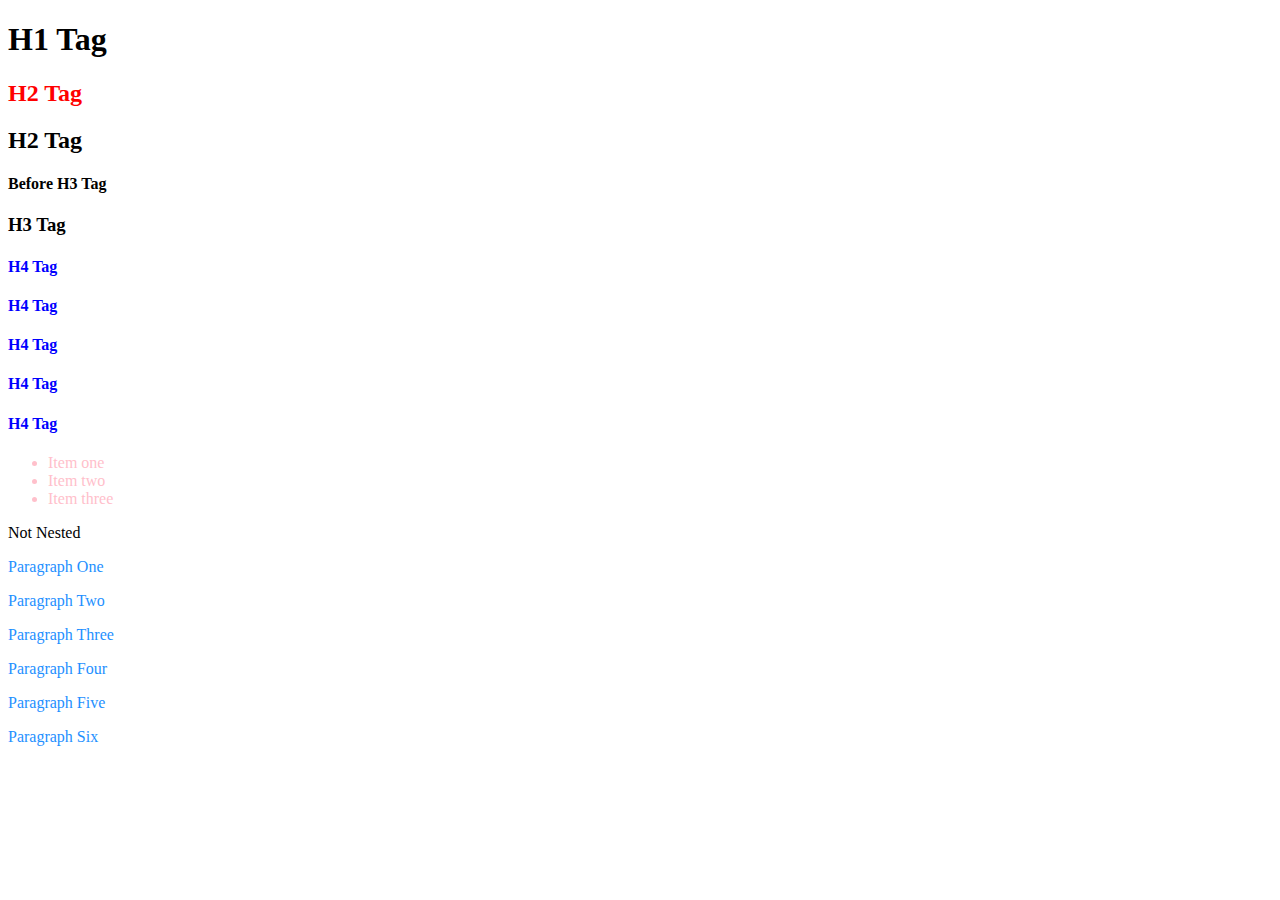
<file: Path 2 Tech/CSS FILE/css_Lesson-header example in class/index.html>
<!DOCTYPE html>
<html lang="en">
<head>
    <meta charset="UTF-8">
    <meta name="viewport" content="width=device-width, initial-scale=1.0">
    <title>Document</title>
    <link rel="stylesheet" href="style.css">
</head>
<body>
    <h1 class="h1">H1 Tag</h1>
    <h2 class="h2">H2 Tag</h2>
    <h2 class="h2">H2 Tag</h2>


    <h4 class="h3">Before H3 Tag</h4>
    <h3 class="h3">H3 Tag</h3>
    <h4 class="h4">H4 Tag</h4>
    <h4 class="h4">H4 Tag</h4>
    <h4 class="h4">H4 Tag</h4>
    <h4 class="h4">H4 Tag</h4>
    <h4 class="h4">H4 Tag</h4>

    <ul>
        <li>Item one</li>
        <li>Item two</li>
        <li>Item three</li>
    </ul>

    <li>Not Nested</li>

    <div>
        <p>Paragraph One</p>
        <p>Paragraph Two</p>
        <p>Paragraph Three</p>
        <section> 
        <p>Paragraph Four</p>
        <p>Paragraph Five</p>
        <p>Paragraph Six</p>
        </section>
    </div>
</body>
</file>
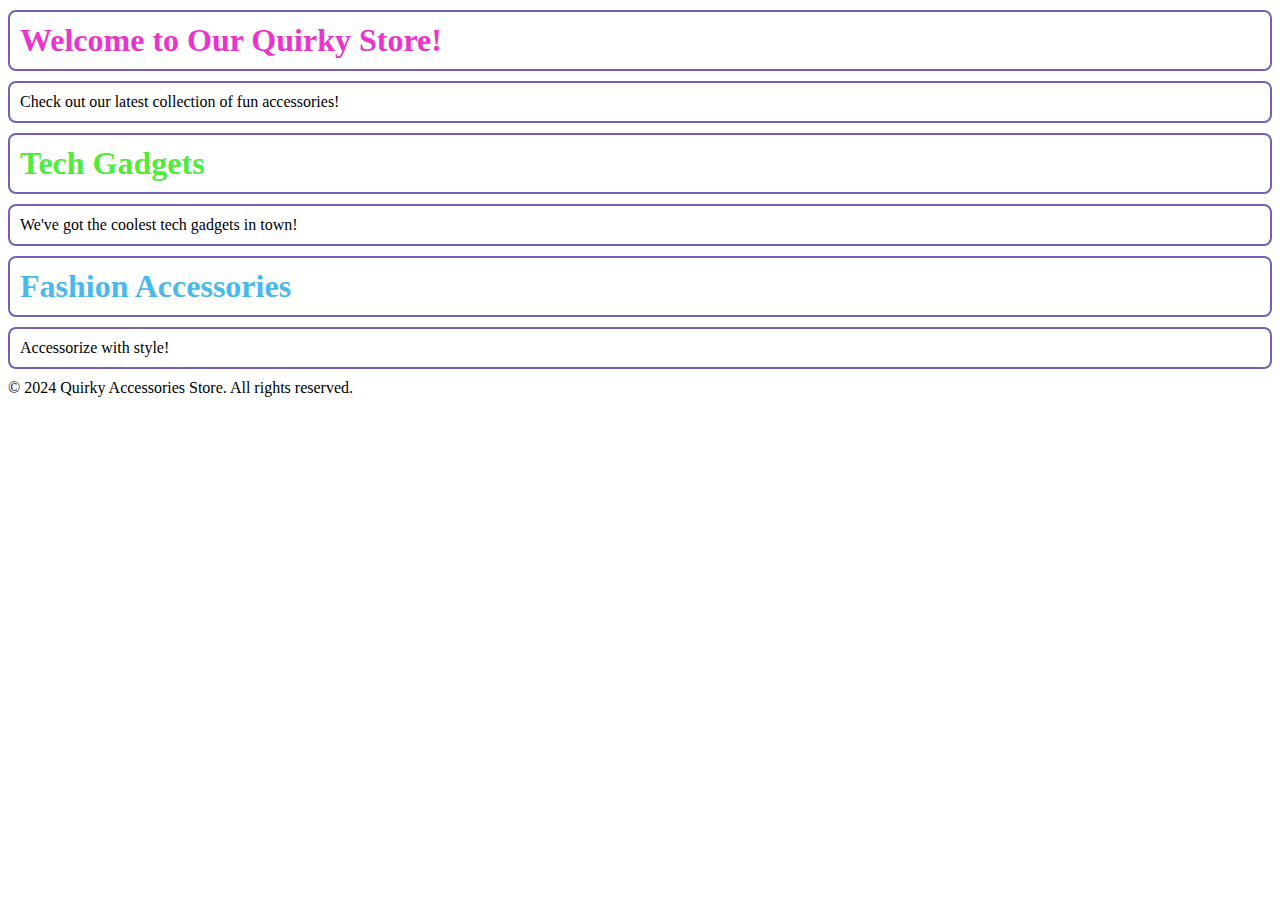
<file: Path 2 Tech/CSS FILE/Homework for css/css_hw01 (2)/hw01/index.html>
<!DOCTYPE html>
<html lang="en">
<head>
    <meta charset="UTF-8">
    <meta name="viewport" content="width=device-width, initial-scale=1.0">
    <title>Quirky Accessories Store</title>
    <link rel="stylesheet" href="style.css">
</head>
<body>
    <h1>Welcome to Our Quirky Store!</h1>

    <p class="intro=onehighlight">Check out our latest collection of fun accessories!</p>

    <h1 class="one intro category1">Tech Gadgets</h1>

    <p>We've got the coolest tech gadgets in town!</p>

    <h1 class="two category2">Fashion Accessories</h1>
    
    <p>Accessorize with style!</p>
    
    <footer id="footer">© 2024 Quirky Accessories Store. All rights reserved.</footer>
</body>
</html>
</file>
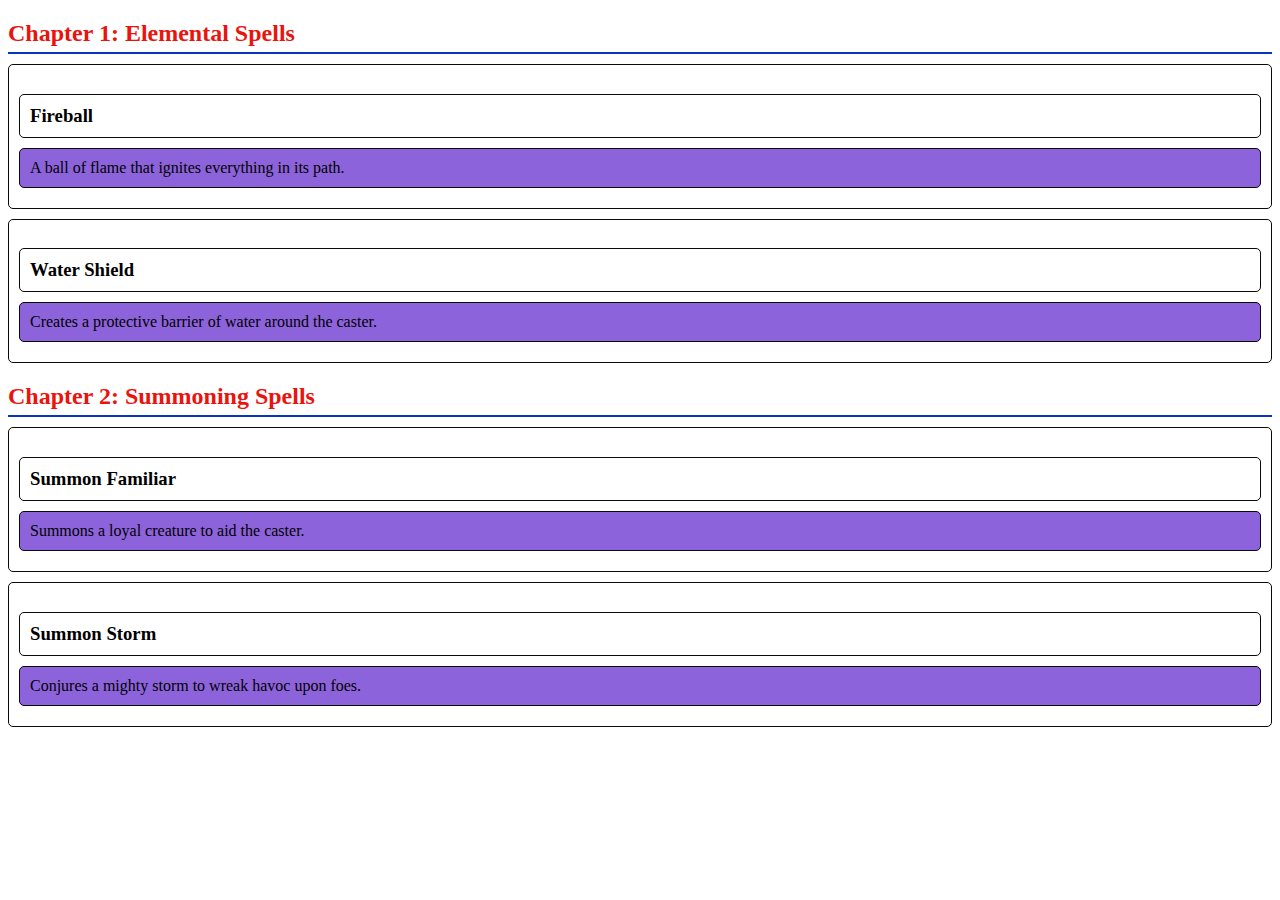
<file: Path 2 Tech/CSS FILE/Homework for css/css_hw02/hw02/index.html>
<!DOCTYPE html>
<html lang="en">
<head>
    <meta charset="UTF-8">
    <meta name="viewport" content="width=device-width, initial-scale=1.0">
    <title>Grimoire of the Enchanted Realm</title>
    <link rel="stylesheet" href="style.css">
</head>
<body>
    <div class="spell-chapter">
        <h2>Chapter 1: Elemental Spells</h2>
        <div class="spell">
            <h3>Fireball</h3>
            <p>A ball of flame that ignites everything in its path.</p>
        </div>
        <div class="spell">
            <h3>Water Shield</h3>
            <p>Creates a protective barrier of water around the caster.</p>
        </div>
    </div>
    <div class="spell-chapter">
        <h2>Chapter 2: Summoning Spells</h2>
        <div class="spell">
            <h3>Summon Familiar</h3>
            <p>Summons a loyal creature to aid the caster.</p>
        </div>
        <div class="spell">
            <h3>Summon Storm</h3>
            <p>Conjures a mighty storm to wreak havoc upon foes.</p>
        </div>
    </div>
</body>
</html>
</file>
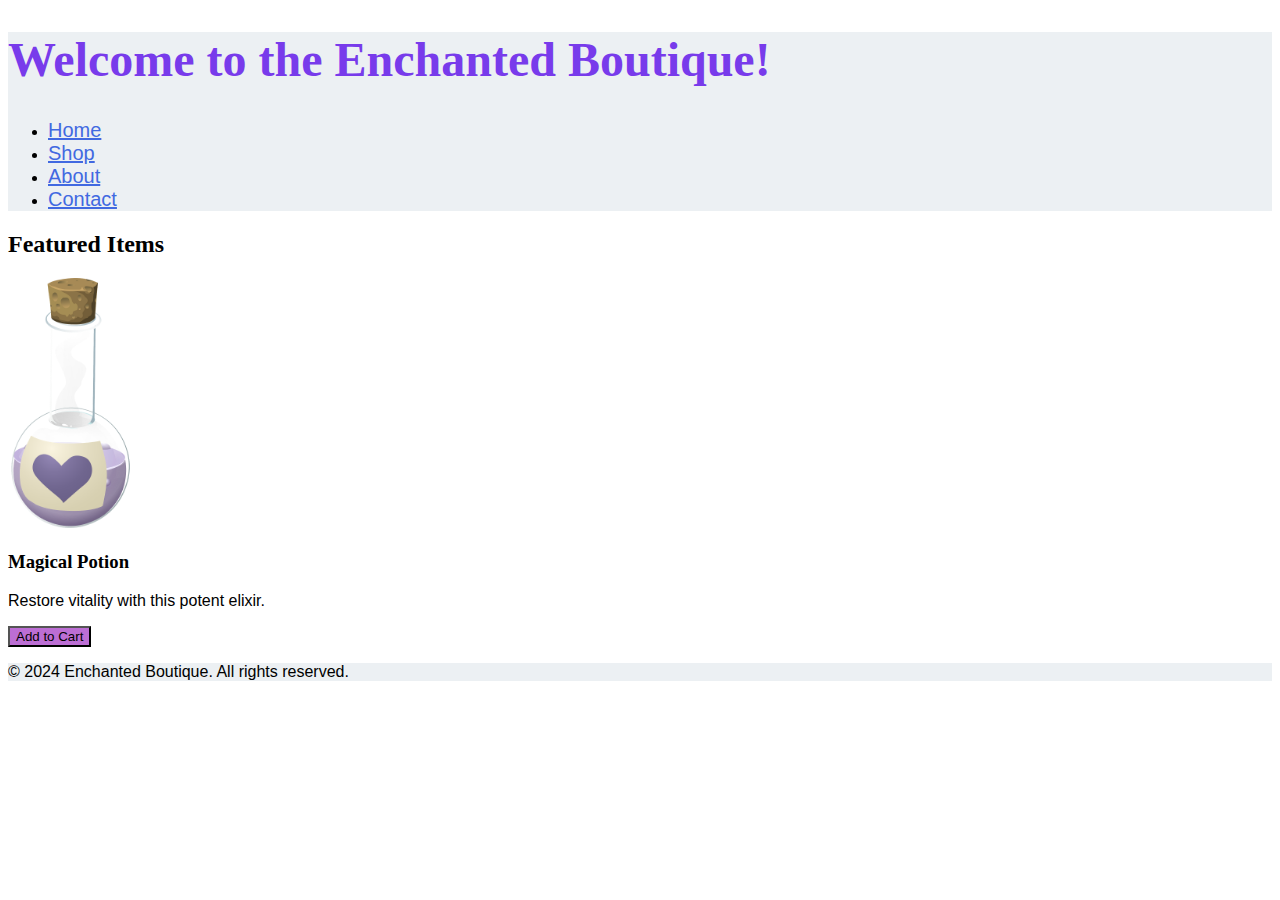
<file: Path 2 Tech/CSS FILE/Homework for css/css_hw04/hw04/index.html>
<!DOCTYPE html>
<html lang="en">
<head>
    <meta charset="UTF-8">
    <meta name="viewport" content="width=device-width, initial-scale=1.0">
    <title>Enchanted Boutique</title>
    <link rel="stylesheet" href="style.css">
</head>
<body>
    <header>
        <h1>Welcome to the Enchanted Boutique!</h1>
        <nav>
            <ul>
                <li><a href="#">Home</a></li>
                <li><a href="#">Shop</a></li>
                <li><a href="#">About</a></li>
                <li><a href="#">Contact</a></li>
            </ul>
        </nav>
    </header>
    <main>
        <section class="featured-items">
            <h2>Featured Items</h2>
            <div class="item">
                <img src="item1.png" alt="Magical Potion" height="250px">
                <h3>Magical Potion</h3>
                <p>Restore vitality with this potent elixir.</p>
                <button>Add to Cart</button>
            </div>
            <!-- More featured items here -->
        </section>
    </main>
    <footer>
        <p>&copy; 2024 Enchanted Boutique. All rights reserved.</p>
    </footer>
</body>
</html>
</file>
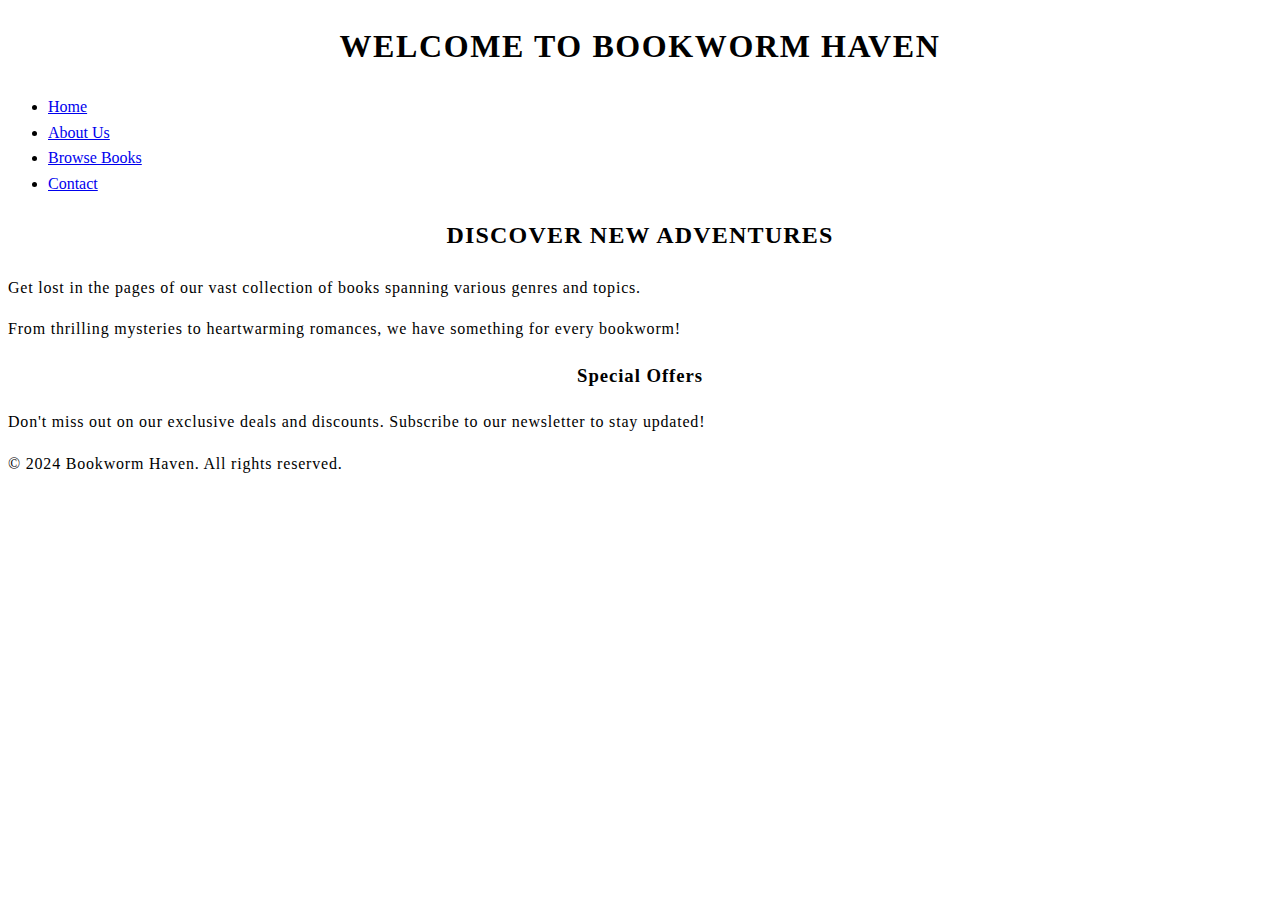
<file: Path 2 Tech/CSS FILE/Homework for css/css_hw05/hw05/index.html>
<!DOCTYPE html>
<html lang="en">
<head>
  <meta charset="UTF-8">
  <meta name="viewport" content="width=device-width, initial-scale=1.0">
  <title>Bookworm Haven</title>
  <link rel="stylesheet" href="style.css">
</head>
<body>
  <header>
    <h1>Welcome to Bookworm Haven</h1>
    <nav>
      <ul>
        <li><a href="#">Home</a></li>
        <li><a href="#">About Us</a></li>
        <li><a href="#">Browse Books</a></li>
        <li><a href="#">Contact</a></li>
      </ul>
    </nav>
  </header>
  
  <main>
    <section>
      <h2>Discover New Adventures</h2>
      <p>Get lost in the pages of our vast collection of books spanning various genres and topics.</p>
      <p>From thrilling mysteries to heartwarming romances, we have something for every bookworm!</p>
    </section>
    
    <section>
      <h3>Special Offers</h3>
      <p>Don't miss out on our exclusive deals and discounts. Subscribe to our newsletter to stay updated!</p>
    </section>
  </main>
  
  <footer>
    <p>&copy; 2024 Bookworm Haven. All rights reserved.</p>
  </footer>
</body>
</html>
</file>
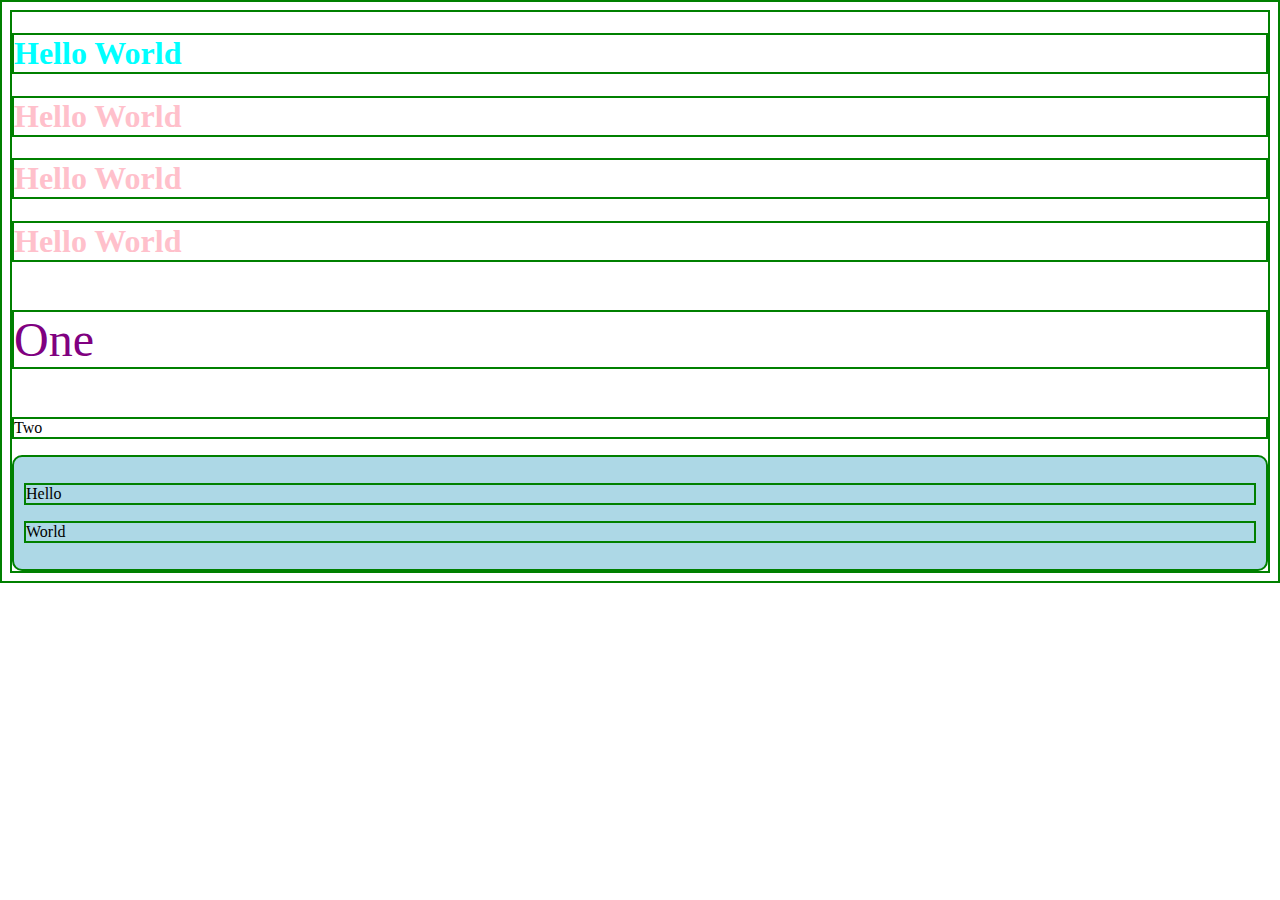
<file: Path 2 Tech/CSS FILE/Lesson-Classwork/css_Classwork all lessons/css_01/index.html>
<!DOCTYPE html>
<html lang="en">
<head>
    <meta charset="UTF-8">
    <meta name="viewport" content="width=device-width, initial-scale=1.0">
    <title>Document</title>
    <link rel="stylesheet" href="style.css">
</head>
<body>
    <h1>Hello World</h1>
    <h1 class="intro"> Hello World</h1>
    <h1 class="intro"> Hello World</h1>
    <h1 class="intro"> Hello World</h1>

    <p class="one">One</p>
    <p class="two">Two</p>

    <div id="main-content">
        <p>Hello</p>
        <P>World</P>
    </div>
</body>
</html>
</file>
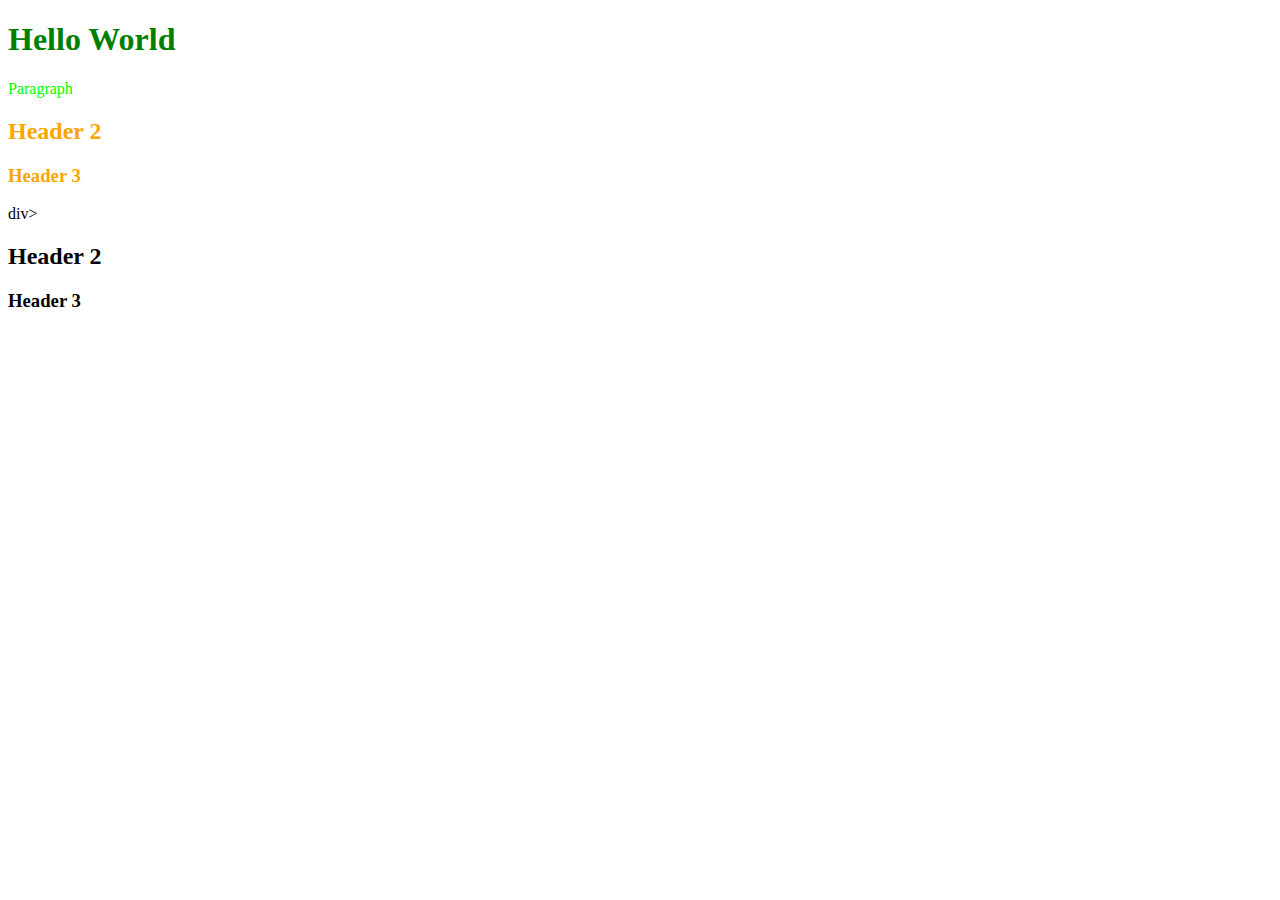
<file: Path 2 Tech/CSS FILE/Lesson-Classwork/css_Classwork all lessons/css_03/index.html>
<!DOCTYPE html>
<html lang="en">
<head>
    <meta charset="UTF-8">
    <meta name="viewport" content="width=device-width, initial-scale=1.0">
    <title>Document</title>
    <link rel="stylesheet" href="style.css">
</head>
<body>
    <h1 class="intro">Hello World</h1>
    <p> Paragraph</p>
    <div class="one">
        <h2>Header 2</h2>
        <h3>Header 3</h3>
    </div>

    div>
        <h2>Header 2</h2>
        <h3>Header 3</h3>
    </div>
</body>
</html>
</file>
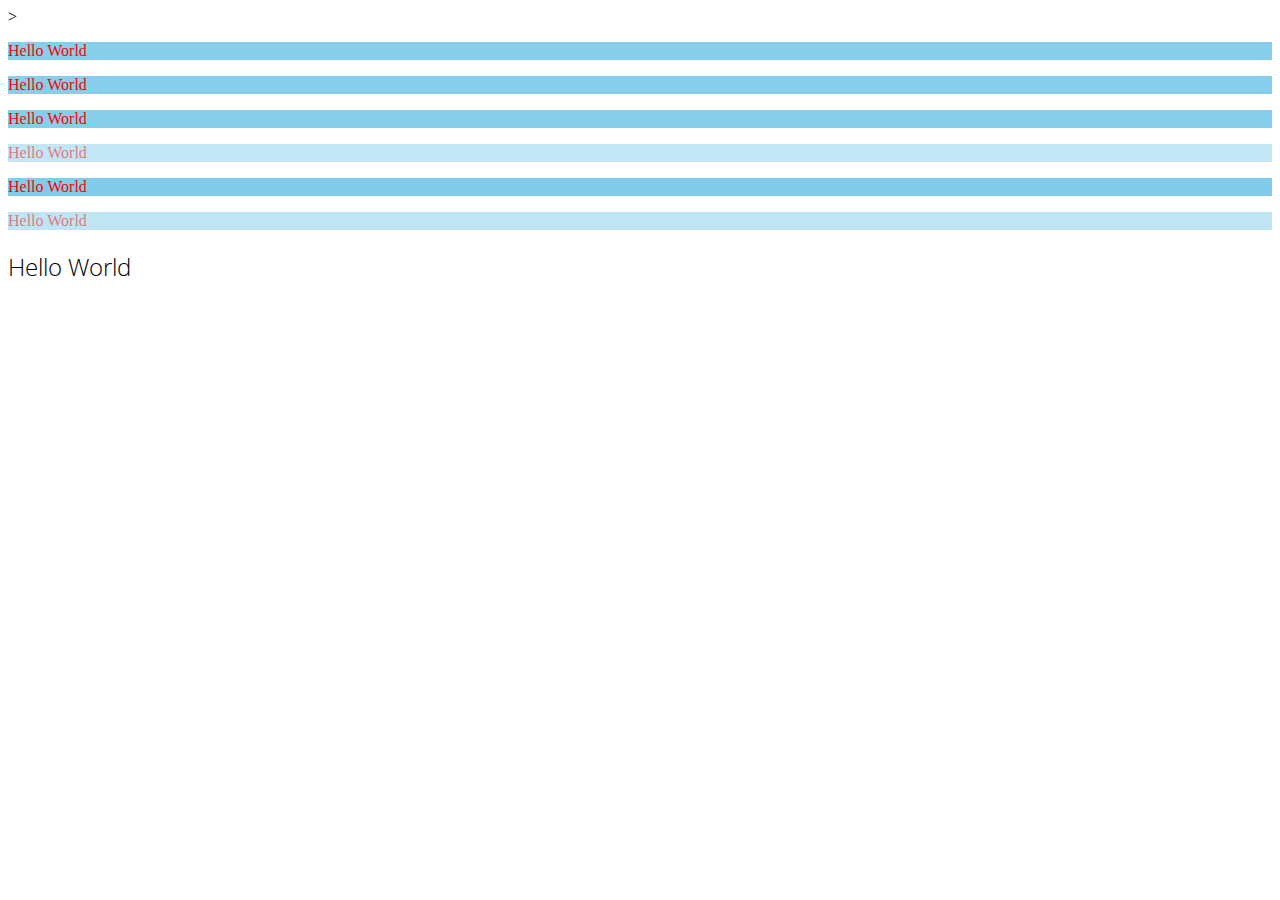
<file: Path 2 Tech/CSS FILE/Lesson-Classwork/css_Classwork all lessons/css_04/index.html>
<!DOCTYPE html>
<html lang="en">
<head>
  <meta charset="UTF-8">
  <meta name="viewport" content="width=device-width, initial-scale=1.0">
  <title>Lesson 4 CSS</title>
  <link rel="stylesheet" href="style.css">
  <link rel="preconnect" href="https://fonts.googleapis.com">
  <link rel="preconnect" href="https://fonts.gstatic.com" crossorigin>
  <link href="https://fonts.googleapis.com/css2?family=Open+Sans:ital,wght@0,300..800;1,300..800&display=swap" rel="stylesheet">>
</head>
<body>
  <p>Hello World</p>
  <p class="hex">Hello World</p>
  <p class="rgb">Hello World</p>
  <p class="rgba">Hello World</p>
  <p class="hsl">Hello World</p>
  <p class="hsla">Hello World</p>
  <h2 class="open-sans">Hello World</h2>
</body>
</html>
</file>
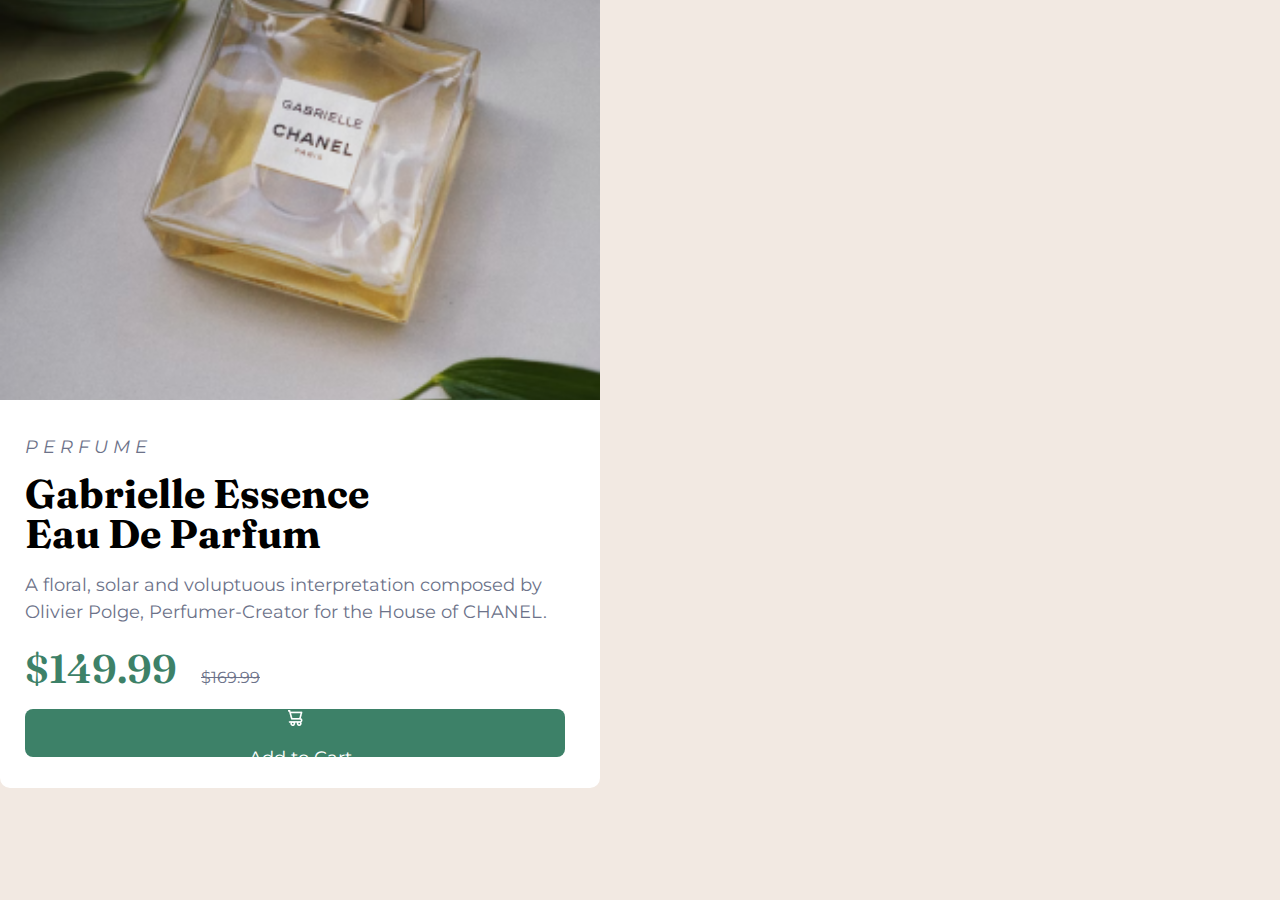
<file: Path 2 Tech/CSS FILE/Lesson-Classwork/css_Classwork all lessons/css_05/index.html>
<!DOCTYPE html>
<html lang="en">
<head>
  <meta charset="UTF-8">
  <meta name="viewport" content="width=device-width, initial-scale=1.0">
  <title>Product Card</title>
  <link rel="stylesheet" href="style.css">
  <link rel="preconnect" href="https://fonts.googleapis.com">
  <link rel="preconnect" href="https://fonts.gstatic.com" crossorigin>
  <link href="https://fonts.googleapis.com/css2?family=Fraunces:ital,opsz,wght@0,9..144,100..900;1,9..144,100..900&family=Montserrat:ital,wght@0,100..900;1,100..900&display=swap" rel="stylesheet">
</head>
<body>
  <main class="main">
    <section class="product-card">
      <section class="product-image-container">
        <img src="assets/Bitmap.png" class="product-image"alt="Gabrielle Essence Eau De Perfume">
      </section>
      <section class="description-container">
        <em class="category">Perfume</em>
        <p class="title"><strong>Gabrielle Essence Eau De Parfum</strong></p>
        <p class="description">A floral, solar and voluptuous interpretation composed by Olivier Polge, Perfumer-Creator for the House of CHANEL.</p>
        <p class="price"><span class="discount">$149.99</span> <span class="strike">$169.99</span></p>
        <section>
          <button type="button" class="add-cart-btn">
            <img src="assets/Cart.png" alt="Cart Image" class="cart-image">
            <p class="add-btn-text">Add to Cart</p>
          </button>
        </section>
      </section>
    </section>
  </main>
</body>
</html>
</file>
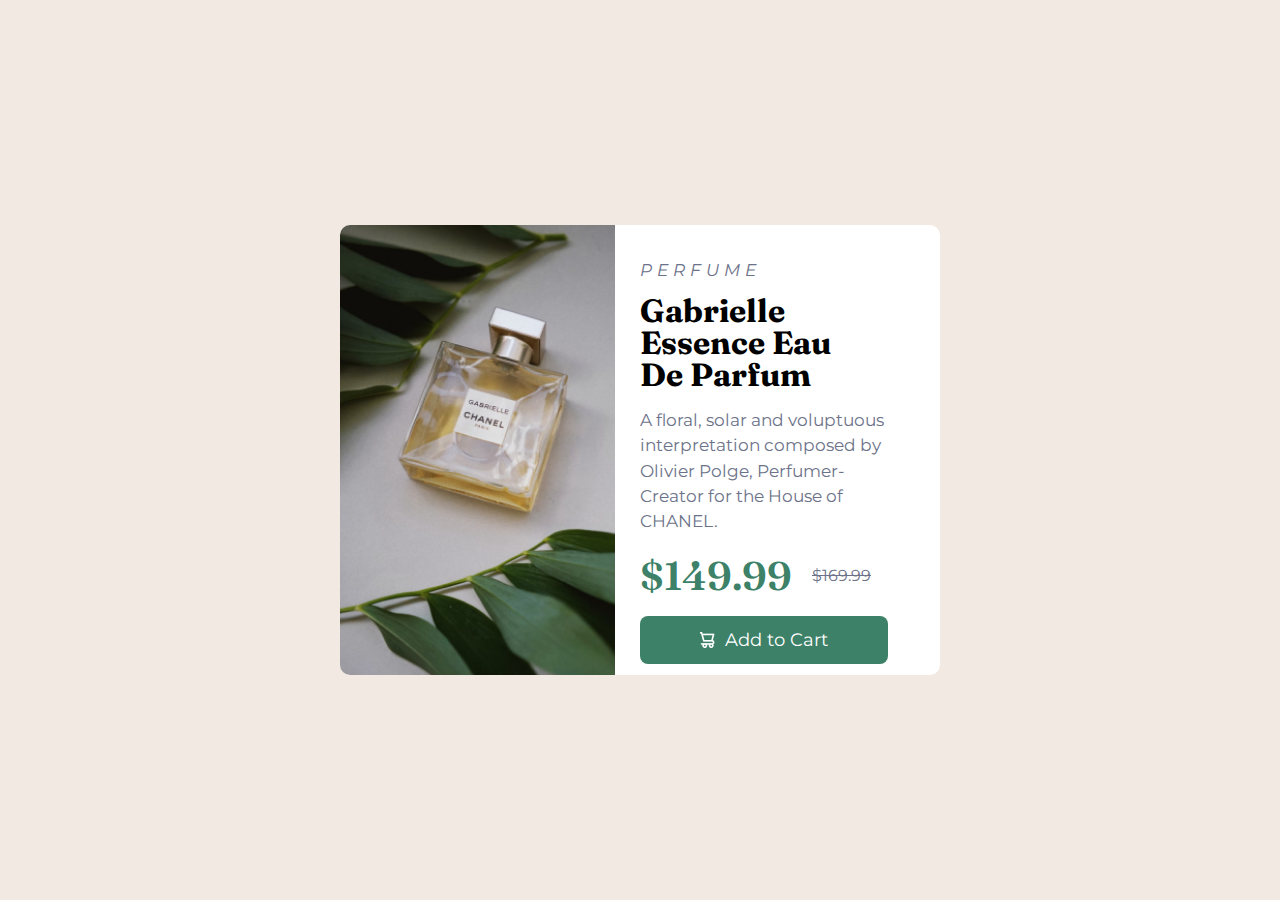
<file: Path 2 Tech/CSS FILE/Lesson-Classwork/css_Classwork all lessons/css_07/index.html>
<!DOCTYPE html>
<html lang="en">
<head>
  <meta charset="UTF-8">
  <meta name="viewport" content="width=device-width, initial-scale=1.0">
  <title>Product Card</title>
  <link rel="stylesheet" href="style.css">
  <link rel="preconnect" href="https://fonts.googleapis.com">
  <link rel="preconnect" href="https://fonts.gstatic.com" crossorigin>
  <link href="https://fonts.googleapis.com/css2?family=Fraunces:ital,opsz,wght@0,9..144,100..900;1,9..144,100..900&family=Montserrat:ital,wght@0,100..900;1,100..900&display=swap" rel="stylesheet">
</head>
<body>
  <main class="main">
    <section class="product-card">
      <section class="product-image-container">
        <img src="assets/Bitmap.png" alt="Image of Product Being Sold" class="product-image">
      </section>
      <section class="description-container">
        <em class="category">Perfume</em>
        <p class="title"><strong>Gabrielle Essence Eau De Parfum</strong></p>
        <p class="description">A floral, solar and voluptuous interpretation composed by Olivier Polge, Perfumer-Creator for the House of CHANEL.</p>
        <p class="price"><span class="discount">$149.99</span> <span class="strike">$169.99</span></p>
        <section>
          <button type="button" class="add-cart-btn">
            <img src="assets/Cart.png" alt="Cart Image" class="cart-image">
            <p class="add-btn-text">Add to Cart</p>
          </button>
        </section>
      </section>
    </section>
  </main>
</body>
</html>
</file>
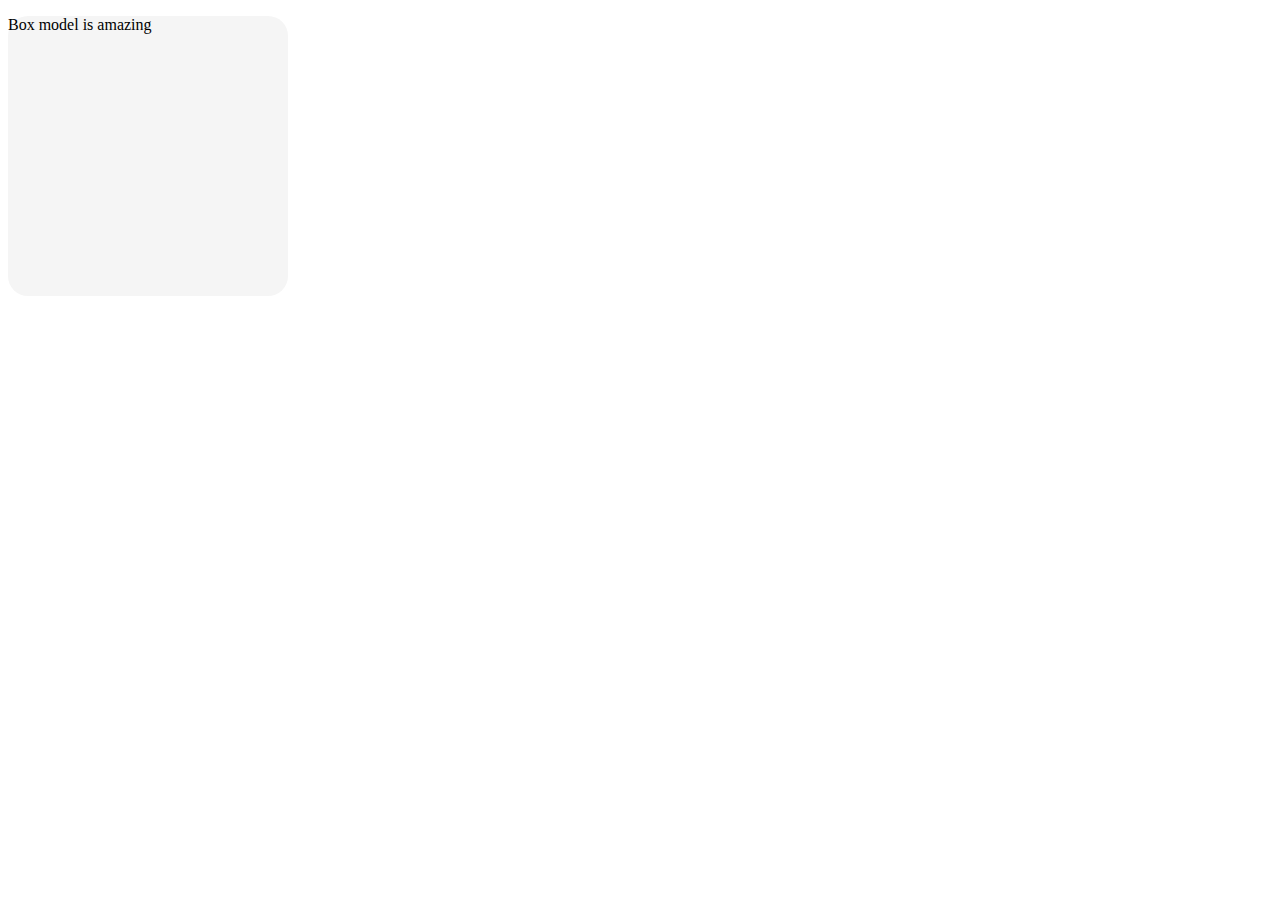
<file: Path 2 Tech/CSS FILE/Homework for css/css_hw06/hw06-textbox.html>
<!DOCTYPE html>
<html lang="en">
<head>
    <meta charset="UTF-8">
    <meta name="viewport" content="width=device-width, initial-scale=1.0">
    <title>BOX MODEL</title>
    <link rel="stylesheet" href="style.css">
</head>
<body>
    <div>
        <section class="box-model"> 
            <p>
                Box model is amazing
            </p>
        </section>
    </div>
</body>
</html>
</file>
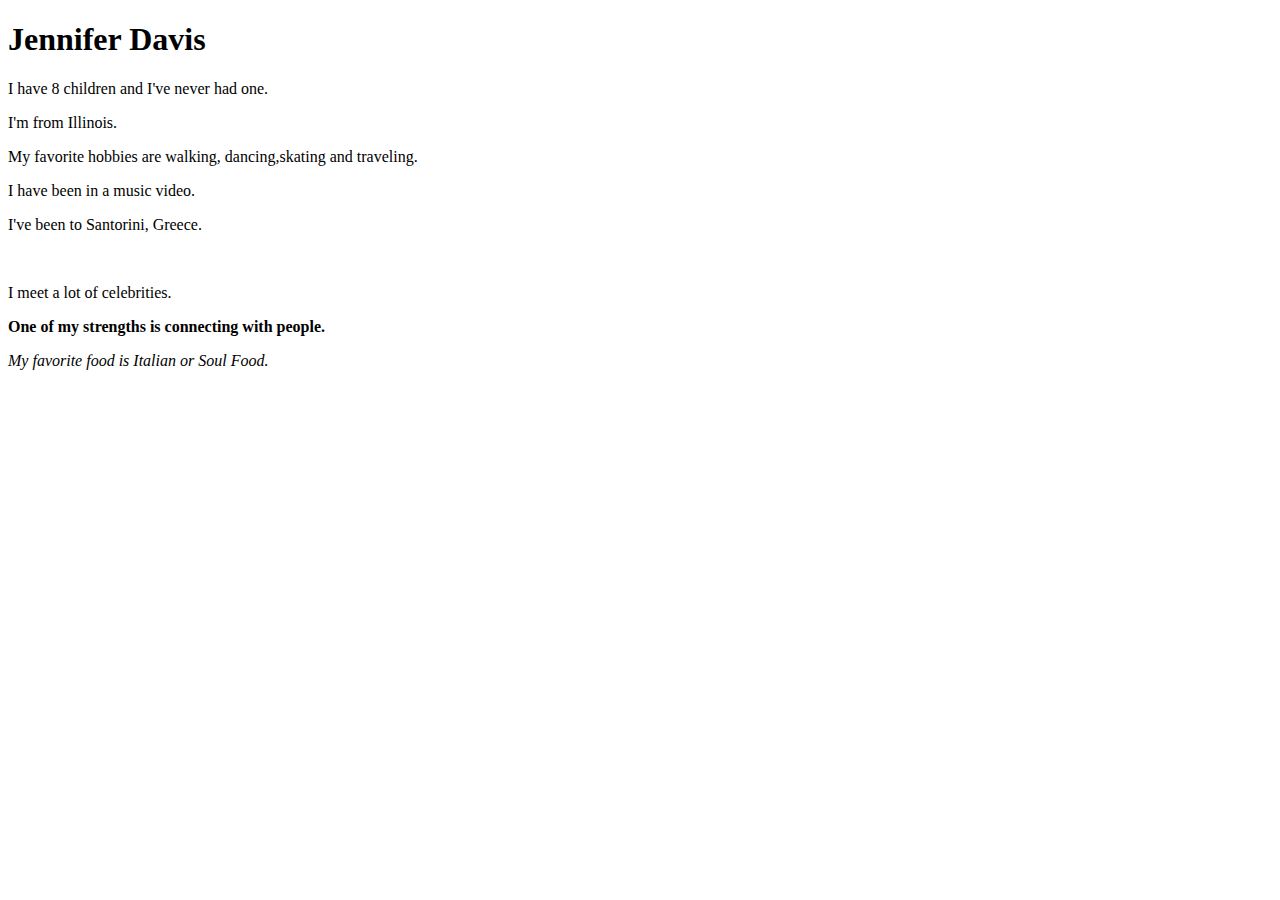
<file: Path 2 Tech/HTML FILE/HTML Lesson Pathway 2Tech (2)USETHIS/HTML Lesson Pathway 2Tech/About Me.html>
<!DOCTYPE html>

<html lang="en">
<head>
    <meta charset="UTF-8">
    <meta name="viewport" content="width=device-width, initial-scale=1.0">
    <title>MarchCohortPath2Tech</title>
</head>
<body>
<header>
<h1>Jennifer Davis</h1>
<p>I have 8 children and I've never had one.</p>
<p>I'm from Illinois.</p>
<p>My favorite hobbies are walking, dancing,skating and traveling.</p>
<p>I have been in a music video.</p>
<p>I've been to Santorini, Greece.</p>
<br>
<!--creating a break above here as a note to self-->
<p>I meet a lot of celebrities.</p>
</header>
<p>
<strong>One of my strengths is connecting with people.</strong>
<P></P><em>My favorite food is Italian or Soul Food.</em></p>
</aside>
</body>
</html>
</file>
<file: Path 2 Tech/CSS FILE/css_Lesson-header example in class/style.css>
/* Comments adjacent sibling */
h1 +h2{
    color: red
}

/* Comments general sibling */
h3~h4{
    color:blue;
}

/* Comments child combinator */
ul > li { 
    color: pink;
}

/* Comments Descendant Combinator */

div p{
    color: dodgerblue;
}
</file>
<file: Path 2 Tech/CSS FILE/Homework for css/css_hw01 (2)/hw01/style.css>
/* Author: [Jennifer Davis]
   Date: [4/15/24] */

/* Color all <h1> tags with a bold and eye-catching color */
h1 {
    color: #e935cb; /* Eye-catching color */
    font-weight: bold;
}

/* Implement different colors to multiple <h1> tags with different classes */
.intro-onehighlight {
    color: #73c9e6; /* Distinct color */
}

/* Implement different colors to multiple <h1> tags with different classes */
.one.category1 {
    color: #50eb3c; /* Different color */
}

.two.category2 {
    color: #49b9ec; /* Different color */
}

/* Group Selectors */

/* Apply a colored and/or stylized border */
h1, p {
    border: 2px solid #765fb4; /* Colored border */
    border-radius: 8px; /* Rounded corners */
    padding: 10px; /* Spacing */
    margin: 10px 0; /* Spacing */
}
</file>
<file: Path 2 Tech/CSS FILE/Homework for css/css_hw02/hw02/style.css>
/* Adjacent Sibling Combinator (+) */
.spell h3:hover + p {
    transform: scale(1.05);
    transition: transform 0.3s ease-in-out;
}
/* General Sibling Combinator (~) */
.spell h3 ~ p {
    background-color: #8d63db;
    padding: 10px;
    border-radius: 5px;
    margin-top: 5px;
}
/* Child Combinator (>) */
.spell-chapter > h2 {
    font-size: 24px;
    color: #e9140d; /* Red */
    border-bottom: 2px solid #0834c5; /* blue */
    padding-bottom: 5px;
    margin-bottom: 10px;
}
/* Descendant Combinator ( ) */
.spell, .spell * {
    border: 1px solid #0a0a0a;
    padding: 10px;
    margin-bottom: 10px;
    border-radius: 5px;
}
</file>
<file: Path 2 Tech/CSS FILE/Homework for css/css_hw04/hw04/style.css>
/* Color Styles */

/* Utilize color names */
header, footer {
    background-color: #ecf0f3; /* AliceBlue */
}

/* Hexadecimal value */
h1 {
    color: #783beb; /* Purple */
}

/* RGB value */
nav ul li a {
    color: rgb(65, 105, 225); /* purple blue */
}

/* RGBA value */
nav ul li a:hover {
    color: rgba(100, 92, 212, 0.8); /* purple */
}

/* HSL value */
button {
    background-color: hsl(286, 54%, 63%); /* light purple*/
}

/* HSLA value */
button:hover {
    background-color: hsla(218, 87%, 41%, 0.8); /* Indigo with alpha */
}
/* Font Styles */

/* Google Font 1 - Montserrat */
body {
    font-family: 'Montserrat', sans-serif;
}

/* Google Font 2 - Pacifico */
h1, h2, h3 {
    font-family: 'Pacifico', cursive;
}

/* Font Size */
/* Header Font Size */
h1 {
    font-size: 48px;
}

/* Navigation Font Size */
nav ul li a {
    font-size: 20px;
}
</file>
<file: Path 2 Tech/CSS FILE/Homework for css/css_hw05/hw05/style.css>
/* Line-Height */
body {
 line-height: 1.6;   
}
/* Spacing Letters */
 h1, h2, h3, p {
    letter-spacing: 0.05em;
 } 
/* Text Transform */
h1 {
    text-transform: uppercase;
}  

h2 {
    text-transform: uppercase;
}

h3 {
    text-transform: capitalize; 
 }
/* Text Decoration */
a { 
    text-decoration: underline;
}

em {
    text-decoration: overline;
}

strong {
    text-decoration: line-through;
}

/* Text Alignment */
 h1, h2, h3{
    text-align: center;
 } 

p {
    text-align: justify;
}
</file>
<file: Path 2 Tech/CSS FILE/Lesson-Classwork/css_Classwork all lessons/css_01/style.css>
h1{ 
    color:aqua
}
.intro{ 
    color: pink;
}
.one, two{
    color: purple;
    font-size: 48px;
}

#main-content{
    background-color: lightblue;
    padding: 10px;
    border-radius: 10px;
}

*{
    border: solid 2px green;
}
</file>
<file: Path 2 Tech/CSS FILE/Lesson-Classwork/css_Classwork all lessons/css_03/style.css>
/*priority*/

.intro{ 
    color: green;
}
.one, .two{
    color: orange;
}
 
/*Duplicates*/
p{
    color: red
}

p{
    color: lime;

}

/*Inheritance*/
#div{
    color: pink;
}

#div{
    color: black
}
</file>
<file: Path 2 Tech/CSS FILE/Lesson-Classwork/css_Classwork all lessons/css_04/style.css>
/* Color Names */
p {
    color: red;
    background-color: skyblue;
  }
  /* Hexadecimal */
  .hex {
    color: #ff0000;
    background-color: #87CEEB;
  }
  /* RGB */
  .rgb {
    color: rgb(255, 0, 0);
    background-color: rgb(135, 206, 235);
  }
  /* RGBA */
  .rgba {
    color: rgba(255, 0, 0, 0.5);
    background-color: rgba(135, 206, 235, 0.5);
  }

  /* HSL */
.hsl {
    color: hsl(0, 100%, 50%);
    background-color: hsl(197, 72%, 71%);
  }
  /* HSLA */
  .hsla {
    color: hsla(0, 100%, 50%, 0.5);
    background-color: hsla(197, 72%, 71%, 0.5);
  }
  .open-sans {
    font-family: "Open Sans", sans-serif;
    font-optical-sizing: auto;
    font-weight: 100;
    font-style: normal;
    font-variation-settings:
      "wdth" 100;
  }

  .micro-5{
    font-family:"mICRO 5 Charted", san-serif;
    font-weight: 400;
    front-style: normal;
  }
</file>
<file: Path 2 Tech/CSS FILE/Lesson-Classwork/css_Classwork all lessons/css_05/style.css>
body {
  padding: 0;
  margin: 0;
}
.add-btn-text {
  font-size: 1.125rem;
  margin-left: 10px
}
.add-cart-btn {
  background-color: #3D8168;
  color: white;
  width: 90%; 
  border: none; 
  border-radius: 8px;
  height: 48px
}
.discount {
  color: #3D8168;
  font-size: 2.5rem;
  font-weight: 600;
}
.main {
  background-color: #f2e9e2;
  height: 100vh;
  width: 100vw;
}
.product-card {
  background-color: white;
  border-radius: 10px;
  width: 600px;
}
.strike {
  color: #6C7289;
  text-decoration: line-through;
  margin-left: 20px;
}
.title {
  font-size: 2.5rem;
  line-height: 1;
  margin: 0;
  padding: 0;
  max-width: 70%
}
.category, .description, .strike, .add-btn-text {
  font-family: 'Montserrat', sans-serif;
}
.title, .discount {
  font-family: 'Fraunces', sans-serif;
}
.category, .description {
  color: #6C7289;
  font-size: 1.125rem;
}
.category{ 
  line-height:3;
  text-transform: uppercase;
  letter-spacing: 5px;
 }
.description {
  line-height: 1.5;
  width: 95%
 }
 .description-container {
 padding:20px 25px;
 width: 100%
 }
 .product-image-container {
  width: 100%;
  height: 400px
 }
 .product-image {
  width: 100%;
  height: 100%;
  object-fit:cover;
  }
</file>
<file: Path 2 Tech/CSS FILE/Lesson-Classwork/css_Classwork all lessons/css_07/style.css>
body {
  padding: 0;
  margin: 0;
}
.add-btn-text {
  font-size: 1.125rem;
  margin-left: 10px;
}
.add-cart-btn {
  background-color: #3D8168;
  color: white;
  width: 90%;
  border: none;
  border-radius: 8px;
  height: 48px;
  display: flex;
  flex-direction: row;
  justify-content: center;
  align-items: center;
}
.category {
  line-height: 3;
  text-transform: uppercase;
  letter-spacing: 5px;
}
.description-container {
  padding: 20px 25px;
  width: 100%;
}
.description {
  line-height: 1.5;
  width: 95%;
}
.discount {
  color: #3D8168;
  font-size: 2.5rem;
  font-weight: 600;
}
.main {
  background-color: #f2e9e2;
  height: 100vh;
  width: 100vw;
  display: flex;
  flex-direction: column;
  justify-content: center;
  align-items: center;
}
.price {
  display: flex;
  flex-direction: row;
  align-items: center;
}
.product-card {
  background-color: white;
  border-radius: 10px;
  width: 600px;
  display: flex;
  flex-direction: row;
  height: 450px;
}
.product-image-container {
  width: 100%;
  height: 100%;
}
.product-image {
  width: 100%;
  height: 100%;
  object-fit: cover;
  border-top-left-radius: 10px;
  border-bottom-left-radius: 10px;
}
.strike {
  color: #6C7289;
  text-decoration: line-through;
  margin-left: 20px;
}
.title {
  font-size: 2rem;
  line-height: 1;
  margin: 0;
  padding: 0;
  max-width: 70%;
}
.category, .description, .strike, .add-btn-text {
  font-family: 'Montserrat', sans-serif;
}
.title, .discount {
  font-family: 'Fraunces', sans-serif;
}
.category, .description {
  color: #6C7289;
  font-size: 1.05rem;
}
</file>
<file: Path 2 Tech/CSS FILE/Homework for css/css_hw06/style.css>
/*We want our box model to be 280px wide and tall  */

     /*Give the box model a background or background-color of “whitesmoke”  */

     /* We want to move our box model element 20px to the right and 20px from the top. */

     /* Our box model needs to have a solid black border that is 2px thick */

     /* Lastly for this step, let’s curve all the corners of the box model by 20px */

     /* For our last step in this assignment, we need to move our paragraph tag 15px right and 15px from the top */

    .box-model{
        width: 280px;
        height: 280px;
        background-color: whitesmoke;
        right: 20px;
        top: 20px;
        border: 2px solid-black;
        border-radius: 20px;
    }
    p {
        right: 15px;
        top: 15px;
    }

    .add-btn-text {
        margin-left: 10px
    }

    .add-cart-btn {
        width: 90% ;
        border: none ;
        border-radius: 8px;
        height: 48px;
    }
    .description-container {
        padding: 20px 25px;
        width: 100%;
    }

    .description {
        width: 95%;
    }
    
    .product-card {
        border-radius: 10px ; width: 600px ; 
    }

    .product-image-container {
        width: 100% ;
        height: 400px ;
    }

    .product-image {
        width: 100% ;
        height: 100% ; 
        object-fit: cover ;
    }

    .strike {
        margin-left: 20px ;
    }

    .title {
        margin: 0 ; 
        padding: 0 ;
        max-width: 70%
    }
</file>
